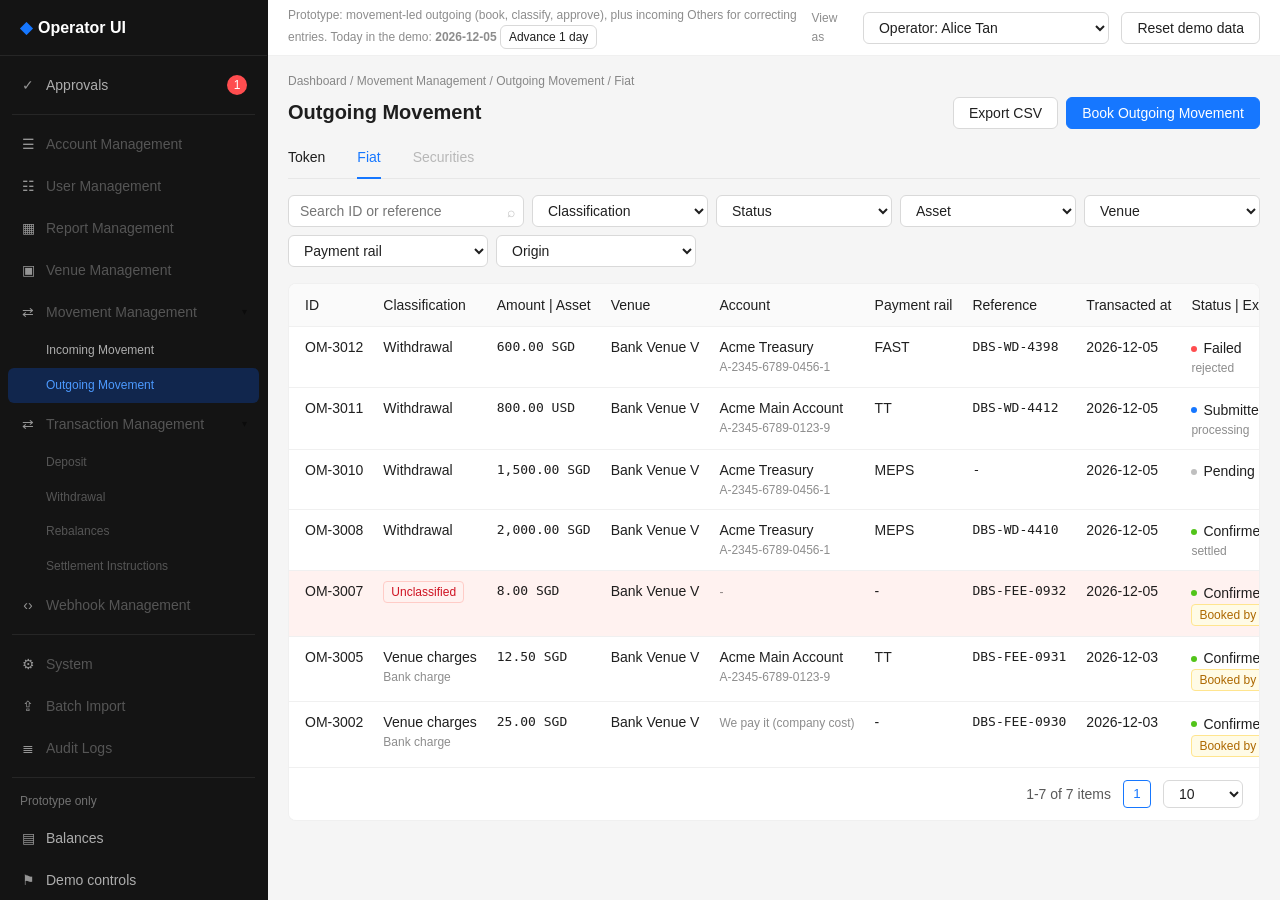
<file: Prototypes/Movement-led Outgoing Prototype/index.html>
<!DOCTYPE html>
<html lang="en">
<head>
<meta charset="UTF-8">
<meta name="viewport" content="width=device-width, initial-scale=1.0">
<title>Movement-led Outgoing - Prototype</title>
<link rel="stylesheet" href="styles.css">
</head>
<body>
<div class="app" id="app"></div>
<div id="overlay-root"></div>
<div id="toast-root"></div>
<script src="shared.js"></script>
<script src="si.js"></script>
<script src="shell.js"></script>
</body>
</html>
</file>
<file: Prototypes/Movement-led Outgoing Prototype/styles.css>
:root {--primary: #1677ff;
  --primary-hover: #4096ff;
  --primary-bg: #e6f4ff;
  --text: rgba(0, 0, 0, 0.88);
  --text-secondary: rgba(0, 0, 0, 0.65);
  --text-desc: rgba(0, 0, 0, 0.45);
  --text-disabled: rgba(0, 0, 0, 0.25);
  --border: #d9d9d9;
  --split: rgba(5, 5, 5, 0.06);
  --bg-layout: #f5f5f5;
  --bg: #ffffff;
  --success: #52c41a;
  --success-bg: #f6ffed;
  --success-border: #b7eb8f;
  --warning: #faad14;
  --warning-bg: #fffbe6;
  --warning-border: #ffe58f;
  --error: #ff4d4f;
  --error-text: #cf1322;
  --error-bg: #fff2f0;
  --error-border: #ffccc7;
  --info-bg: #e6f4ff;
  --info-border: #91caff;
  --grey-bg: #fafafa;
  --radius: 6px; }
* { box-sizing: border-box; }
html, body { margin: 0; height: 100%; }
body {font-family: 'Roboto', -apple-system, BlinkMacSystemFont, 'Segoe UI', Helvetica, Arial, sans-serif;
  font-size: 14px;
  color: var(--text);
  background: var(--bg-layout);
  line-height: 1.5715; }
a { color: var(--primary); text-decoration: none; cursor: pointer; }
a:hover { color: var(--primary-hover); }
h1, h2, h3 { margin: 0; }
.app { display: flex; height: 100vh; }
.sider { width: 248px; flex-shrink: 0; background: var(--bg); border-right: 1px solid var(--split); overflow: auto; }
.logo { height: 56px; display: flex; align-items: center; padding: 0 20px; font-weight: 700; font-size: 16px; border-bottom: 1px solid var(--split); }
.logo span { color: var(--primary); margin-right: 6px; }
.menu { padding: 8px; }
.menu-group { margin-bottom: 4px; }
.menu-group-title { padding: 10px 12px; font-weight: 500; color: var(--text); display: flex; align-items: center; gap: 8px; }
.menu-group-title .ico { color: var(--text-desc); }
.menu-item { display: block; padding: 8px 12px 8px 36px; border-radius: var(--radius); color: var(--text-secondary); cursor: pointer; }
.menu-item:hover { background: var(--grey-bg); color: var(--text); }
.menu-item.active { background: var(--primary-bg); color: var(--primary); font-weight: 500; }
.menu-item.disabled { color: var(--text-disabled); cursor: default; }
.menu-item.disabled:hover { background: transparent; color: var(--text-disabled); }
.main { flex: 1; display: flex; flex-direction: column; min-width: 0; }
.topbar { height: 56px; background: var(--bg); border-bottom: 1px solid var(--split); display: flex; align-items: center; justify-content: space-between; padding: 0 24px; flex-shrink: 0; }
.topbar .demo-note { color: var(--text-desc); font-size: 12px; }
.topbar .right { display: flex; align-items: center; gap: 12px; }
.topbar label { color: var(--text-desc); font-size: 12px; }
.page-head { padding: 16px 24px 0; flex-shrink: 0; }
.breadcrumb { color: var(--text-desc); font-size: 12px; margin-bottom: 6px; }
.breadcrumb a { color: var(--text-desc); }
.title-row { display: flex; align-items: flex-start; justify-content: space-between; gap: 16px; flex-wrap: wrap; }
.page-title { font-size: 20px; font-weight: 600; }
.page-sub { color: var(--text-desc); margin-top: 2px; display: flex; gap: 8px; align-items: center; }
.header-buttons { display: flex; gap: 8px; flex-wrap: wrap; justify-content: flex-end; }
.content { flex: 1; overflow: auto; padding: 16px 24px 48px; }
.btn { display: inline-flex; align-items: center; justify-content: center; gap: 6px; height: 32px; padding: 0 15px; font-size: 14px; font-family: inherit; border-radius: var(--radius); border: 1px solid var(--border); background: var(--bg); color: var(--text); cursor: pointer; transition: all .15s; white-space: nowrap; }
.btn:hover:not(:disabled) { color: var(--primary-hover); border-color: var(--primary-hover); }
.btn:disabled { color: var(--text-disabled); background: rgba(0,0,0,.04); cursor: not-allowed; }
.btn-primary { background: var(--primary); border-color: var(--primary); color: #fff; }
.btn-primary:hover:not(:disabled) { background: var(--primary-hover); border-color: var(--primary-hover); color: #fff; }
.btn-danger { background: var(--bg); border-color: var(--error); color: var(--error); }
.btn-danger:hover:not(:disabled) { color: #fff; background: var(--error); border-color: var(--error); }
.btn-link { border: none; background: transparent; color: var(--primary); padding: 0 4px; height: auto; }
.btn-link:hover:not(:disabled) { color: var(--primary-hover); border: none; }
.btn-link.danger { color: var(--error); }
.btn-sm { height: 24px; padding: 0 8px; font-size: 12px; }
.input, .select, .textarea { width: 100%; height: 32px; padding: 4px 11px; font-size: 14px; font-family: inherit; color: var(--text); background: var(--bg); border: 1px solid var(--border); border-radius: var(--radius); transition: border-color .15s; }
.textarea { height: auto; min-height: 72px; resize: vertical; }
.input:hover, .select:hover, .textarea:hover { border-color: var(--primary-hover); }
.input:focus, .select:focus, .textarea:focus { outline: none; border-color: var(--primary); box-shadow: 0 0 0 2px rgba(5,145,255,.1); }
.input.err, .select.err, .textarea.err { border-color: var(--error); }
.input:disabled, .select:disabled { background: rgba(0,0,0,.04); color: var(--text-disabled); cursor: not-allowed; }
.input-wrap { position: relative; }
.input-wrap .input { padding-right: 28px; }
.input-wrap .search-ico { position: absolute; right: 9px; top: 6px; color: var(--text-disabled); pointer-events: none; }
.form-item { margin-bottom: 20px; }
.form-item > label { display: block; margin-bottom: 6px; color: var(--text); }
.form-item .req { color: var(--error); margin-right: 4px; }
.form-item .opt { color: var(--text-desc); margin-left: 4px; font-size: 12px; }
.help { color: var(--error-text); font-size: 12px; margin-top: 4px; }
.help.warn { color: #d48806; }
.hint { color: var(--text-desc); font-size: 12px; margin-top: 4px; }
.tip { display: inline-flex; width: 14px; height: 14px; margin-left: 4px; border-radius: 50%; border: 1px solid var(--text-desc); color: var(--text-desc); font-size: 10px; align-items: center; justify-content: center; cursor: help; }
.divider { border: none; border-top: 1px solid var(--split); margin: 24px 0; }
.form-wrap { max-width: 640px; background: var(--bg); border: 1px solid var(--split); border-radius: 8px; padding: 24px; }
.form-actions { display: flex; justify-content: flex-end; gap: 8px; margin-top: 24px; }
.switch { position: relative; width: 44px; height: 22px; background: rgba(0,0,0,.25); border-radius: 11px; border: none; cursor: pointer; transition: background .2s; padding: 0; vertical-align: middle; }
.switch::after { content: ''; position: absolute; top: 2px; left: 2px; width: 18px; height: 18px; border-radius: 50%; background: #fff; transition: left .2s; }
.switch.on { background: var(--primary); }
.switch.on::after { left: 24px; }
.ms { position: relative; width: 200px; }
.ms-opt { display: flex; align-items: center; gap: 8px; padding: 5px 12px; border-radius: 4px; cursor: pointer; white-space: nowrap; }
.ms-opt:hover { background: var(--grey-bg); }
.filters { display: flex; gap: 8px; flex-wrap: wrap; margin-bottom: 16px; align-items: center; }
.filters .f { width: 200px; }
.tbl-wrap { background: var(--bg); border: 1px solid var(--split); border-radius: 8px; overflow: hidden; }
table.tbl { width: 100%; border-collapse: collapse; }
.tbl th { text-align: left; font-weight: 500; background: var(--grey-bg); padding: 12px 16px; border-bottom: 1px solid var(--split); white-space: nowrap; }
.tbl td { padding: 12px 16px; border-bottom: 1px solid var(--split); vertical-align: top; }
.tbl tr:last-child td { border-bottom: none; }
.tbl tbody tr.click { cursor: pointer; }
.tbl tbody tr.click:hover td { background: var(--grey-bg); }
.tbl tr.overdue td { background: var(--error-bg); }
.sub { font-size: 12px; color: var(--text-desc); }
.empty { text-align: center; padding: 48px 16px; color: var(--text-desc); }
.empty .big { font-size: 14px; color: var(--text-disabled); margin-bottom: 8px; }
.pager { display: flex; justify-content: flex-end; align-items: center; gap: 12px; padding: 12px 16px; border-top: 1px solid var(--split); color: var(--text-secondary); }
.pager select { width: 80px; height: 28px; }
.page-btn { min-width: 28px; height: 28px; border: 1px solid var(--border); background: var(--bg); border-radius: 4px; cursor: pointer; font-family: inherit; }
.page-btn.active { border-color: var(--primary); color: var(--primary); }
.page-btn:disabled { color: var(--text-disabled); cursor: not-allowed; }
.badge { display: inline-flex; align-items: center; gap: 6px; white-space: nowrap; }
.badge::before { content: ''; width: 6px; height: 6px; border-radius: 50%; background: var(--text-disabled); }
.badge.success::before { background: var(--success); }
.badge.warning::before { background: var(--warning); }
.badge.error::before { background: var(--error); }
.badge.processing::before { background: var(--primary); }
.badge.default::before { background: #bfbfbf; }
.tag { display: inline-block; padding: 0 7px; font-size: 12px; line-height: 20px; border-radius: 4px; border: 1px solid var(--border); background: var(--grey-bg); }
.tag.red { background: var(--error-bg); border-color: var(--error-border); color: var(--error-text); }
.tag.gold { background: var(--warning-bg); border-color: var(--warning-border); color: #ad6800; }
.tag.blue { background: var(--info-bg); border-color: var(--info-border); color: #0958d9; }
.alert { display: flex; gap: 8px; align-items: flex-start; padding: 8px 12px; border-radius: var(--radius); border: 1px solid; margin-bottom: 16px; }
.alert.success { background: var(--success-bg); border-color: var(--success-border); }
.alert.error { background: var(--error-bg); border-color: var(--error-border); }
.alert.warning { background: var(--warning-bg); border-color: var(--warning-border); }
.alert.info { background: var(--info-bg); border-color: var(--info-border); }
.tabs { display: flex; gap: 32px; border-bottom: 1px solid var(--split); margin-bottom: 16px; }
.tab { padding: 10px 0; cursor: pointer; color: var(--text-secondary); border-bottom: 2px solid transparent; margin-bottom: -1px; }
.tab:hover { color: var(--primary-hover); }
.tab.active { color: var(--primary); border-bottom-color: var(--primary); }
.card { background: var(--bg); border: 1px solid var(--split); border-radius: 8px; margin-bottom: 16px; }
.card-head { padding: 12px 16px; font-weight: 600; border-bottom: 1px solid var(--split); display: flex; justify-content: space-between; align-items: center; }
.card-body { padding: 16px; }
.dl { display: grid; grid-template-columns: 1fr 1fr; gap: 0 48px; }
.dl .item { display: flex; justify-content: space-between; gap: 16px; padding: 10px 0; border-bottom: 1px solid var(--split); }
.dl .k { color: var(--text-desc); font-size: 12px; padding-top: 2px; }
.dl .v { font-weight: 500; text-align: right; word-break: break-word; }
.dl .v .sub { font-weight: 400; display: block; }
.overlay { position: fixed; inset: 0; background: rgba(0,0,0,.45); z-index: 100; display: flex; align-items: center; justify-content: center; }
.modal { width: 560px; max-width: calc(100vw - 32px); max-height: calc(100vh - 64px); background: var(--bg); border-radius: 8px; display: flex; flex-direction: column; box-shadow: 0 6px 16px rgba(0,0,0,.12); }
.modal.wide { width: 760px; }
.modal-head { padding: 16px 24px 4px; font-size: 16px; font-weight: 600; }
.modal-sub { padding: 0 24px; color: var(--text-desc); font-size: 12px; }
.modal-body { padding: 16px 24px; overflow: auto; }
.modal-foot { padding: 10px 24px 16px; display: flex; justify-content: flex-end; gap: 8px; }
.drawer { width: 560px; max-width: 100vw; height: 100%; background: var(--bg); display: flex; flex-direction: column; box-shadow: -6px 0 16px rgba(0,0,0,.08); }
.x { cursor: pointer; color: var(--text-desc); font-size: 18px; border: none; background: none; }
#toast-root { position: fixed; top: 16px; right: 16px; z-index: 200; display: flex; flex-direction: column; gap: 8px; }
.toast { width: 360px; background: var(--bg); border-radius: 8px; padding: 14px 16px; box-shadow: 0 6px 16px rgba(0,0,0,.12); border-left: 4px solid var(--success); }
.toast.error { border-left-color: var(--error); }
.toast .t-title { font-weight: 600; }
.toast .t-desc { color: var(--text-secondary); margin-top: 2px; }
.toast .t-btn { margin-top: 8px; }
.mono { font-family: ui-monospace, SFMono-Regular, Menlo, monospace; font-size: 13px; }
.note { color: var(--text-desc); font-size: 12px; }
.card-head.collapsible { cursor: pointer; user-select: none; }
.card-head.collapsible:hover { background: var(--grey-bg); border-radius: 8px 8px 0 0; }
.chev { color: var(--text-desc); }
.sider.dark { background: #141414; border-right-color: #141414; color: rgba(255,255,255,0.85); }
.sider.dark .logo { border-bottom-color: rgba(255,255,255,0.08); color: #fff; }
.sider.dark .menu-group-title { color: rgba(255,255,255,0.88); }
.sider.dark .menu-group-title .ico { color: rgba(255,255,255,0.45); }
.sider.dark .menu-item { color: rgba(255,255,255,0.65); }
.sider.dark .menu-item:hover { background: rgba(255,255,255,0.08); color: #fff; }
.sider.dark .menu-item.active { background: #11264d; color: #4c9aff; }
.sider.dark .menu-item.disabled, .sider.dark .menu-item.disabled:hover { color: rgba(255,255,255,0.28); background: transparent; }
.tabs { display: flex; gap: 32px; border-bottom: 1px solid var(--split); margin-bottom: 16px; }
.tab { border: none; background: none; font-family: inherit; font-size: 14px; padding: 8px 0 12px; cursor: pointer; color: var(--text); border-bottom: 2px solid transparent; margin-bottom: -1px; display: flex; align-items: center; gap: 6px; }
.tab:hover { color: var(--primary-hover); }
.tab.active { color: var(--primary); border-bottom-color: var(--primary); }
.tab .dot { width: 6px; height: 6px; border-radius: 50%; background: var(--error); }
.menu-item.top { padding: 10px 12px; display: flex; align-items: center; gap: 10px; }
.menu-item.top .ico { width: 16px; text-align: center; color: var(--text-desc); }
.menu-item.top .chev { margin-left: auto; font-size: 10px; }
.menu-item.sub { padding-left: 38px; }
.menu-divider { height: 1px; background: var(--split); margin: 8px 4px; }
.sider.dark .menu-divider { background: rgba(255,255,255,0.08); }
.sider.dark .menu-item.top .ico { color: rgba(255,255,255,0.55); }
.sider.dark .menu-item.top.active .ico { color: #4c9aff; }
.tab[disabled] { color: var(--text-disabled); cursor: default; }
.tab[disabled]:hover { color: var(--text-disabled); }
.sider { width: 268px; }
.menu-item.top { white-space: nowrap; }
.menu-item.sub { white-space: nowrap; }
:root {--primary: #1677ff;
  --primary-hover: #4096ff;
  --primary-bg: #e6f4ff;
  --text: rgba(0, 0, 0, 0.88);
  --text-secondary: rgba(0, 0, 0, 0.65);
  --text-desc: rgba(0, 0, 0, 0.45);
  --text-disabled: rgba(0, 0, 0, 0.25);
  --border: #d9d9d9;
  --split: rgba(5, 5, 5, 0.06);
  --bg-layout: #f5f5f5;
  --bg: #ffffff;
  --success: #52c41a;
  --success-bg: #f6ffed;
  --success-border: #b7eb8f;
  --warning: #faad14;
  --warning-bg: #fffbe6;
  --warning-border: #ffe58f;
  --error: #ff4d4f;
  --error-text: #cf1322;
  --error-bg: #fff2f0;
  --error-border: #ffccc7;
  --info-bg: #e6f4ff;
  --info-border: #91caff;
  --grey-bg: #fafafa;
  --radius: 6px; }
* { box-sizing: border-box; }
html, body { margin: 0; height: 100%; }
body {font-family: 'Roboto', -apple-system, BlinkMacSystemFont, 'Segoe UI', Helvetica, Arial, sans-serif;
  font-size: 14px;
  color: var(--text);
  background: var(--bg-layout);
  line-height: 1.5715; }
a { color: var(--primary); text-decoration: none; cursor: pointer; }
a:hover { color: var(--primary-hover); }
h1, h2, h3 { margin: 0; }
.app { display: flex; height: 100vh; }
.sider { width: 248px; flex-shrink: 0; background: var(--bg); border-right: 1px solid var(--split); overflow: auto; }
.logo { height: 56px; display: flex; align-items: center; padding: 0 20px; font-weight: 700; font-size: 16px; border-bottom: 1px solid var(--split); }
.logo span { color: var(--primary); margin-right: 6px; }
.menu { padding: 8px; }
.menu-group { margin-bottom: 4px; }
.menu-group-title { padding: 10px 12px; font-weight: 500; color: var(--text); display: flex; align-items: center; gap: 8px; }
.menu-group-title .ico { color: var(--text-desc); }
.menu-item { display: block; padding: 8px 12px 8px 36px; border-radius: var(--radius); color: var(--text-secondary); cursor: pointer; }
.menu-item:hover { background: var(--grey-bg); color: var(--text); }
.menu-item.active { background: var(--primary-bg); color: var(--primary); font-weight: 500; }
.menu-item.disabled { color: var(--text-disabled); cursor: default; }
.menu-item.disabled:hover { background: transparent; color: var(--text-disabled); }
.main { flex: 1; display: flex; flex-direction: column; min-width: 0; }
.topbar { height: 56px; background: var(--bg); border-bottom: 1px solid var(--split); display: flex; align-items: center; justify-content: space-between; padding: 0 24px; flex-shrink: 0; }
.topbar .demo-note { color: var(--text-desc); font-size: 12px; }
.topbar .right { display: flex; align-items: center; gap: 12px; }
.topbar label { color: var(--text-desc); font-size: 12px; }
.page-head { padding: 16px 24px 0; flex-shrink: 0; }
.breadcrumb { color: var(--text-desc); font-size: 12px; margin-bottom: 6px; }
.breadcrumb a { color: var(--text-desc); }
.title-row { display: flex; align-items: flex-start; justify-content: space-between; gap: 16px; flex-wrap: wrap; }
.page-title { font-size: 20px; font-weight: 600; }
.page-sub { color: var(--text-desc); margin-top: 2px; display: flex; gap: 8px; align-items: center; }
.header-buttons { display: flex; gap: 8px; flex-wrap: wrap; justify-content: flex-end; }
.content { flex: 1; overflow: auto; padding: 16px 24px 48px; }
.btn { display: inline-flex; align-items: center; justify-content: center; gap: 6px; height: 32px; padding: 0 15px; font-size: 14px; font-family: inherit; border-radius: var(--radius); border: 1px solid var(--border); background: var(--bg); color: var(--text); cursor: pointer; transition: all .15s; white-space: nowrap; }
.btn:hover:not(:disabled) { color: var(--primary-hover); border-color: var(--primary-hover); }
.btn:disabled { color: var(--text-disabled); background: rgba(0,0,0,.04); cursor: not-allowed; }
.btn-primary { background: var(--primary); border-color: var(--primary); color: #fff; }
.btn-primary:hover:not(:disabled) { background: var(--primary-hover); border-color: var(--primary-hover); color: #fff; }
.btn-danger { background: var(--bg); border-color: var(--error); color: var(--error); }
.btn-danger:hover:not(:disabled) { color: #fff; background: var(--error); border-color: var(--error); }
.btn-link { border: none; background: transparent; color: var(--primary); padding: 0 4px; height: auto; }
.btn-link:hover:not(:disabled) { color: var(--primary-hover); border: none; }
.btn-link.danger { color: var(--error); }
.btn-sm { height: 24px; padding: 0 8px; font-size: 12px; }
.input, .select, .textarea { width: 100%; height: 32px; padding: 4px 11px; font-size: 14px; font-family: inherit; color: var(--text); background: var(--bg); border: 1px solid var(--border); border-radius: var(--radius); transition: border-color .15s; }
.textarea { height: auto; min-height: 72px; resize: vertical; }
.input:hover, .select:hover, .textarea:hover { border-color: var(--primary-hover); }
.input:focus, .select:focus, .textarea:focus { outline: none; border-color: var(--primary); box-shadow: 0 0 0 2px rgba(5,145,255,.1); }
.input.err, .select.err, .textarea.err { border-color: var(--error); }
.input:disabled, .select:disabled { background: rgba(0,0,0,.04); color: var(--text-disabled); cursor: not-allowed; }
.input-wrap { position: relative; }
.input-wrap .input { padding-right: 28px; }
.input-wrap .search-ico { position: absolute; right: 9px; top: 6px; color: var(--text-disabled); pointer-events: none; }
.form-item { margin-bottom: 20px; }
.form-item > label { display: block; margin-bottom: 6px; color: var(--text); }
.form-item .req { color: var(--error); margin-right: 4px; }
.form-item .opt { color: var(--text-desc); margin-left: 4px; font-size: 12px; }
.help { color: var(--error-text); font-size: 12px; margin-top: 4px; }
.help.warn { color: #d48806; }
.hint { color: var(--text-desc); font-size: 12px; margin-top: 4px; }
.tip { display: inline-flex; width: 14px; height: 14px; margin-left: 4px; border-radius: 50%; border: 1px solid var(--text-desc); color: var(--text-desc); font-size: 10px; align-items: center; justify-content: center; cursor: help; }
.divider { border: none; border-top: 1px solid var(--split); margin: 24px 0; }
.form-wrap { max-width: 640px; background: var(--bg); border: 1px solid var(--split); border-radius: 8px; padding: 24px; }
.form-actions { display: flex; justify-content: flex-end; gap: 8px; margin-top: 24px; }
.switch { position: relative; width: 44px; height: 22px; background: rgba(0,0,0,.25); border-radius: 11px; border: none; cursor: pointer; transition: background .2s; padding: 0; vertical-align: middle; }
.switch::after { content: ''; position: absolute; top: 2px; left: 2px; width: 18px; height: 18px; border-radius: 50%; background: #fff; transition: left .2s; }
.switch.on { background: var(--primary); }
.switch.on::after { left: 24px; }
.ms { position: relative; width: 200px; }
.ms-opt { display: flex; align-items: center; gap: 8px; padding: 5px 12px; border-radius: 4px; cursor: pointer; white-space: nowrap; }
.ms-opt:hover { background: var(--grey-bg); }
.filters { display: flex; gap: 8px; flex-wrap: wrap; margin-bottom: 16px; align-items: center; }
.filters .f { width: 200px; }
.tbl-wrap { background: var(--bg); border: 1px solid var(--split); border-radius: 8px; overflow: hidden; }
table.tbl { width: 100%; border-collapse: collapse; }
.tbl th { text-align: left; font-weight: 500; background: var(--grey-bg); padding: 12px 16px; border-bottom: 1px solid var(--split); white-space: nowrap; }
.tbl td { padding: 12px 16px; border-bottom: 1px solid var(--split); vertical-align: top; }
.tbl tr:last-child td { border-bottom: none; }
.tbl tbody tr.click { cursor: pointer; }
.tbl tbody tr.click:hover td { background: var(--grey-bg); }
.tbl tr.overdue td { background: var(--error-bg); }
.sub { font-size: 12px; color: var(--text-desc); }
.empty { text-align: center; padding: 48px 16px; color: var(--text-desc); }
.empty .big { font-size: 14px; color: var(--text-disabled); margin-bottom: 8px; }
.pager { display: flex; justify-content: flex-end; align-items: center; gap: 12px; padding: 12px 16px; border-top: 1px solid var(--split); color: var(--text-secondary); }
.pager select { width: 80px; height: 28px; }
.page-btn { min-width: 28px; height: 28px; border: 1px solid var(--border); background: var(--bg); border-radius: 4px; cursor: pointer; font-family: inherit; }
.page-btn.active { border-color: var(--primary); color: var(--primary); }
.page-btn:disabled { color: var(--text-disabled); cursor: not-allowed; }
.badge { display: inline-flex; align-items: center; gap: 6px; white-space: nowrap; }
.badge::before { content: ''; width: 6px; height: 6px; border-radius: 50%; background: var(--text-disabled); }
.badge.success::before { background: var(--success); }
.badge.warning::before { background: var(--warning); }
.badge.error::before { background: var(--error); }
.badge.processing::before { background: var(--primary); }
.badge.default::before { background: #bfbfbf; }
.tag { display: inline-block; padding: 0 7px; font-size: 12px; line-height: 20px; border-radius: 4px; border: 1px solid var(--border); background: var(--grey-bg); }
.tag.red { background: var(--error-bg); border-color: var(--error-border); color: var(--error-text); }
.tag.gold { background: var(--warning-bg); border-color: var(--warning-border); color: #ad6800; }
.tag.blue { background: var(--info-bg); border-color: var(--info-border); color: #0958d9; }
.alert { display: flex; gap: 8px; align-items: flex-start; padding: 8px 12px; border-radius: var(--radius); border: 1px solid; margin-bottom: 16px; }
.alert.success { background: var(--success-bg); border-color: var(--success-border); }
.alert.error { background: var(--error-bg); border-color: var(--error-border); }
.alert.warning { background: var(--warning-bg); border-color: var(--warning-border); }
.alert.info { background: var(--info-bg); border-color: var(--info-border); }
.tabs { display: flex; gap: 32px; border-bottom: 1px solid var(--split); margin-bottom: 16px; }
.tab { padding: 10px 0; cursor: pointer; color: var(--text-secondary); border-bottom: 2px solid transparent; margin-bottom: -1px; }
.tab:hover { color: var(--primary-hover); }
.tab.active { color: var(--primary); border-bottom-color: var(--primary); }
.card { background: var(--bg); border: 1px solid var(--split); border-radius: 8px; margin-bottom: 16px; }
.card-head { padding: 12px 16px; font-weight: 600; border-bottom: 1px solid var(--split); display: flex; justify-content: space-between; align-items: center; }
.card-body { padding: 16px; }
.dl { display: grid; grid-template-columns: 1fr 1fr; gap: 0 48px; }
.dl .item { display: flex; justify-content: space-between; gap: 16px; padding: 10px 0; border-bottom: 1px solid var(--split); }
.dl .k { color: var(--text-desc); font-size: 12px; padding-top: 2px; }
.dl .v { font-weight: 500; text-align: right; word-break: break-word; }
.dl .v .sub { font-weight: 400; display: block; }
.overlay { position: fixed; inset: 0; background: rgba(0,0,0,.45); z-index: 100; display: flex; align-items: center; justify-content: center; }
.modal { width: 560px; max-width: calc(100vw - 32px); max-height: calc(100vh - 64px); background: var(--bg); border-radius: 8px; display: flex; flex-direction: column; box-shadow: 0 6px 16px rgba(0,0,0,.12); }
.modal.wide { width: 760px; }
.modal-head { padding: 16px 24px 4px; font-size: 16px; font-weight: 600; }
.modal-sub { padding: 0 24px; color: var(--text-desc); font-size: 12px; }
.modal-body { padding: 16px 24px; overflow: auto; }
.modal-foot { padding: 10px 24px 16px; display: flex; justify-content: flex-end; gap: 8px; }
.drawer { width: 560px; max-width: 100vw; height: 100%; background: var(--bg); display: flex; flex-direction: column; box-shadow: -6px 0 16px rgba(0,0,0,.08); }
.x { cursor: pointer; color: var(--text-desc); font-size: 18px; border: none; background: none; }
#toast-root { position: fixed; top: 16px; right: 16px; z-index: 200; display: flex; flex-direction: column; gap: 8px; }
.toast { width: 360px; background: var(--bg); border-radius: 8px; padding: 14px 16px; box-shadow: 0 6px 16px rgba(0,0,0,.12); border-left: 4px solid var(--success); }
.toast.error { border-left-color: var(--error); }
.toast .t-title { font-weight: 600; }
.toast .t-desc { color: var(--text-secondary); margin-top: 2px; }
.toast .t-btn { margin-top: 8px; }
.mono { font-family: ui-monospace, SFMono-Regular, Menlo, monospace; font-size: 13px; }
.note { color: var(--text-desc); font-size: 12px; }
.card-head.collapsible { cursor: pointer; user-select: none; }
.card-head.collapsible:hover { background: var(--grey-bg); border-radius: 8px 8px 0 0; }
.chev { color: var(--text-desc); }
.preview { background: var(--bg); border: 1px solid var(--split); border-radius: 8px; position: sticky; top: 0; }
.preview .card-head { font-size: 14px; }
.ob { border: 1px solid var(--split); border-radius: 8px; margin-bottom: 8px; background: var(--bg); }
.ob.ext { border-color: #ffd591; }
.ob.over { border-color: var(--error-border); background: #fffafa; }
.bar { height: 6px; border-radius: 3px; background: #f0f0f0; margin-top: 4px; overflow: hidden; }
.bar > i { display: block; height: 100%; background: var(--primary); }
.bar.ok > i { background: var(--success); }
.mv { margin: 0 12px 10px; padding: 8px 10px; background: var(--grey-bg); border: 1px solid var(--split); border-radius: 6px; font-size: 13px; }
.dir-d { color: var(--error-text); font-weight: 600; }
.dir-r { color: #389e0d; font-weight: 600; }
@media (max-width: 1280px) {
  .preview { position: static; }
}
.sider.dark { background: #141414; border-right-color: #141414; color: rgba(255,255,255,0.85); }
.sider.dark .logo { border-bottom-color: rgba(255,255,255,0.08); color: #fff; }
.sider.dark .menu-group-title { color: rgba(255,255,255,0.88); }
.sider.dark .menu-group-title .ico { color: rgba(255,255,255,0.45); }
.sider.dark .menu-item { color: rgba(255,255,255,0.65); }
.sider.dark .menu-item:hover { background: rgba(255,255,255,0.08); color: #fff; }
.sider.dark .menu-item.active { background: #11264d; color: #4c9aff; }
.sider.dark .menu-item.disabled, .sider.dark .menu-item.disabled:hover { color: rgba(255,255,255,0.28); background: transparent; }
.tabs { display: flex; gap: 32px; border-bottom: 1px solid var(--split); margin-bottom: 16px; }
.tab { border: none; background: none; font-family: inherit; font-size: 14px; padding: 8px 0 12px; cursor: pointer; color: var(--text); border-bottom: 2px solid transparent; margin-bottom: -1px; display: flex; align-items: center; gap: 6px; }
.tab:hover { color: var(--primary-hover); }
.tab.active { color: var(--primary); border-bottom-color: var(--primary); }
.tab .dot { width: 6px; height: 6px; border-radius: 50%; background: var(--error); }
.sub.gold { color: #ad6800; }
.tbl td .sub { line-height: 1.5; }
.rv-h { font-weight: 600; margin-bottom: 6px; }
.rv-sum ul { margin: 0; padding-left: 20px; line-height: 1.9; }
.pt { white-space: nowrap; margin-left: 8px; }
.cell { width: 100%; height: 32px; }
.cell.sm { width: 64px; }
.cell.err { border-color: var(--error); background: var(--error-bg); }
.cell + .cell, .cell + .sub { margin-top: 4px; }
.unk { display: block; font-size: 12px; color: var(--text-secondary); margin-top: 4px; white-space: nowrap; }
.menu-item.top { padding: 10px 12px; display: flex; align-items: center; gap: 10px; }
.menu-item.top .ico { width: 16px; text-align: center; color: var(--text-desc); }
.menu-item.top .chev { margin-left: auto; font-size: 10px; }
.menu-item.sub { padding-left: 38px; }
.menu-divider { height: 1px; background: var(--split); margin: 8px 4px; }
.sider.dark .menu-divider { background: rgba(255,255,255,0.08); }
.sider.dark .menu-item.top .ico { color: rgba(255,255,255,0.55); }
.sider.dark .menu-item.top.active .ico { color: #4c9aff; }
.tab[disabled] { color: var(--text-disabled); cursor: default; }
.tab[disabled]:hover { color: var(--text-disabled); }
.sider { width: 268px; }
.menu-item.top { white-space: nowrap; }
.menu-item.sub { white-space: nowrap; }
.sider { width: 268px; }
.menu-item.top, .menu-item.sub { white-space: nowrap; }
.menu-label { padding: 6px 12px; font-size: 12px; color: var(--text-desc); }
.sider.dark .menu-label { color: rgba(255,255,255,0.4); }
.menu-badge { margin-left: auto; min-width: 20px; padding: 0 6px; border-radius: 10px; background: var(--error); color: #fff; font-size: 12px; line-height: 20px; text-align: center; }
.preview { position: static; }
.form-sec { font-size: 12px; font-weight: 600; letter-spacing: .04em; text-transform: uppercase; color: var(--text-desc); margin: 8px 0 12px; padding-top: 12px; border-top: 1px solid var(--split); }
.modal-body .alert + .form-sec { border-top: none; padding-top: 0; }
.modal-body .form-sec { margin: 4px 0 10px; padding-top: 10px; }
.modal-body .form-item { margin-bottom: 14px; }
.modal-body .alert { margin-bottom: 8px; }
.form-sec + .form-sec-desc { font-size: 13px; color: var(--text-desc); margin: -6px 0 12px; }
.modal-body .rv-sum + .form-sec { margin-top: 16px; }
.modal-body .alert + .form-sec { margin-top: 20px; }
.tbl td .tag.red { white-space: nowrap; }
.topbar { padding: 0 20px; }
.page-head { padding: 16px 20px 0; }
.content { padding: 12px 20px 32px; }
.page-title { font-size: 20px; font-weight: 600; }
.form-wrap { max-width: 640px; background: transparent; border: none; border-radius: 0; padding: 0; }
.form-sec { font-size: 16px; font-weight: 600; letter-spacing: normal; text-transform: none; color: var(--text); margin: 0 0 2px; padding-top: 0; border-top: none; }
.form-sec + .form-sec-desc { font-size: 14px; color: var(--text-desc); margin: 0 0 16px; }
.form-wrap .divider, .form-wrap hr.divider { margin: 20px 0; }
.form-item { margin-bottom: 24px; }
.form-item > label { font-size: 14px; margin-bottom: 8px; }
.form-item .opt { font-size: 14px; }
.radio-group { display: flex; gap: 24px; align-items: center; min-height: 32px; }
.radio-group label { display: inline-flex; align-items: center; gap: 8px; cursor: pointer; }
.radio-group input { accent-color: var(--primary); margin: 0; }
.dl { display: grid; grid-template-columns: 1fr 1fr; gap: 16px 24px; }
.dl .item { display: flex; flex-direction: column; justify-content: flex-start; gap: 0; padding: 0; border-bottom: none; }
.dl .k { color: var(--text-desc); font-size: 14px; padding-top: 0; }
.dl .v { font-weight: 600; text-align: left; word-break: break-word; }
.dl .v .sub { font-weight: 400; display: block; font-size: 14px; }
.card-head { font-size: 14px; }
.tbl-wrap { overflow-x: auto; }
.tbl td:first-child, .tbl td.mono { white-space: nowrap; }
.tbl td .sub { white-space: nowrap; }
.tbl td .sub.wrap { white-space: normal; max-width: 320px; }
.tbl td { line-height: 1.5; }
.tbl th, .tbl td { padding: 10px 14px; }
.filters .f { flex: 1 1 150px; width: auto; max-width: 200px; min-width: 150px; }
.filters .f.input-wrap { max-width: 240px; }
.bal-sec { margin-bottom: 8px; }
.bal-sec h3, h3.bal-h { margin: 28px 0 2px; font-size: 16px; font-weight: 600; }
.bal-desc { color: var(--text-desc); font-size: 12px; margin-bottom: 8px; }
.tbl-wrap + .note { margin-top: 8px; }
.mv-tbl th, .mv-tbl td { white-space: nowrap; padding: 10px 10px; }
.mv-tbl th:first-child, .mv-tbl td:first-child { padding-left: 16px; }
.mv-tbl th:last-child, .mv-tbl td:last-child { padding-right: 16px; }
.mv-tbl .btn-sm { height: 24px; padding: 0 10px; }
.filters .f.input-wrap { flex: 1 1 210px; min-width: 210px; max-width: 240px; }
.mv-tbl td.ref { max-width: 170px; overflow: hidden; text-overflow: ellipsis; }

.dl2 { display: grid; grid-template-columns: 1fr 1fr; gap: 0 48px; }
.dl2 .item { display: flex; justify-content: space-between; gap: 16px; padding: 10px 0; border-bottom: 1px solid var(--split); }
.dl2 .k { color: var(--text-desc); font-size: 12px; padding-top: 2px; }
.dl2 .v { font-weight: 500; text-align: right; word-break: break-word; }
.dl2 .v .sub { font-weight: 400; display: block; }
@media (max-width: 800px) { .dl2 { grid-template-columns: 1fr; } }

.rel-sel { display: flex; justify-content: space-between; align-items: center; gap: 12px; }
.rel-list { border: 1px solid var(--border, #d9d9d9); border-radius: 6px; margin-top: 4px; max-height: 220px; overflow: auto; background: #fff; box-shadow: 0 4px 12px rgba(0,0,0,.08); }
.rel-opt, .rel-none { padding: 8px 12px; font-size: 13px; }
.rel-opt { cursor: pointer; }
.rel-opt:hover { background: #f5f5f5; }
.rel-none { color: var(--text-desc, #8c8c8c); }

.tip { position: relative; }
.tip::after { content: attr(data-tip); display: none; position: absolute; top: calc(100% + 6px); left: -8px; width: 260px; padding: 8px 10px; border-radius: 6px; background: #1f1f1f; color: #fff; font-size: 12px; font-weight: 400; line-height: 1.4; text-align: left; white-space: normal; z-index: 2000; box-shadow: 0 4px 12px rgba(0,0,0,.2); pointer-events: none; }
.tip:hover::after, .tip:focus::after { display: block; }
</file>
